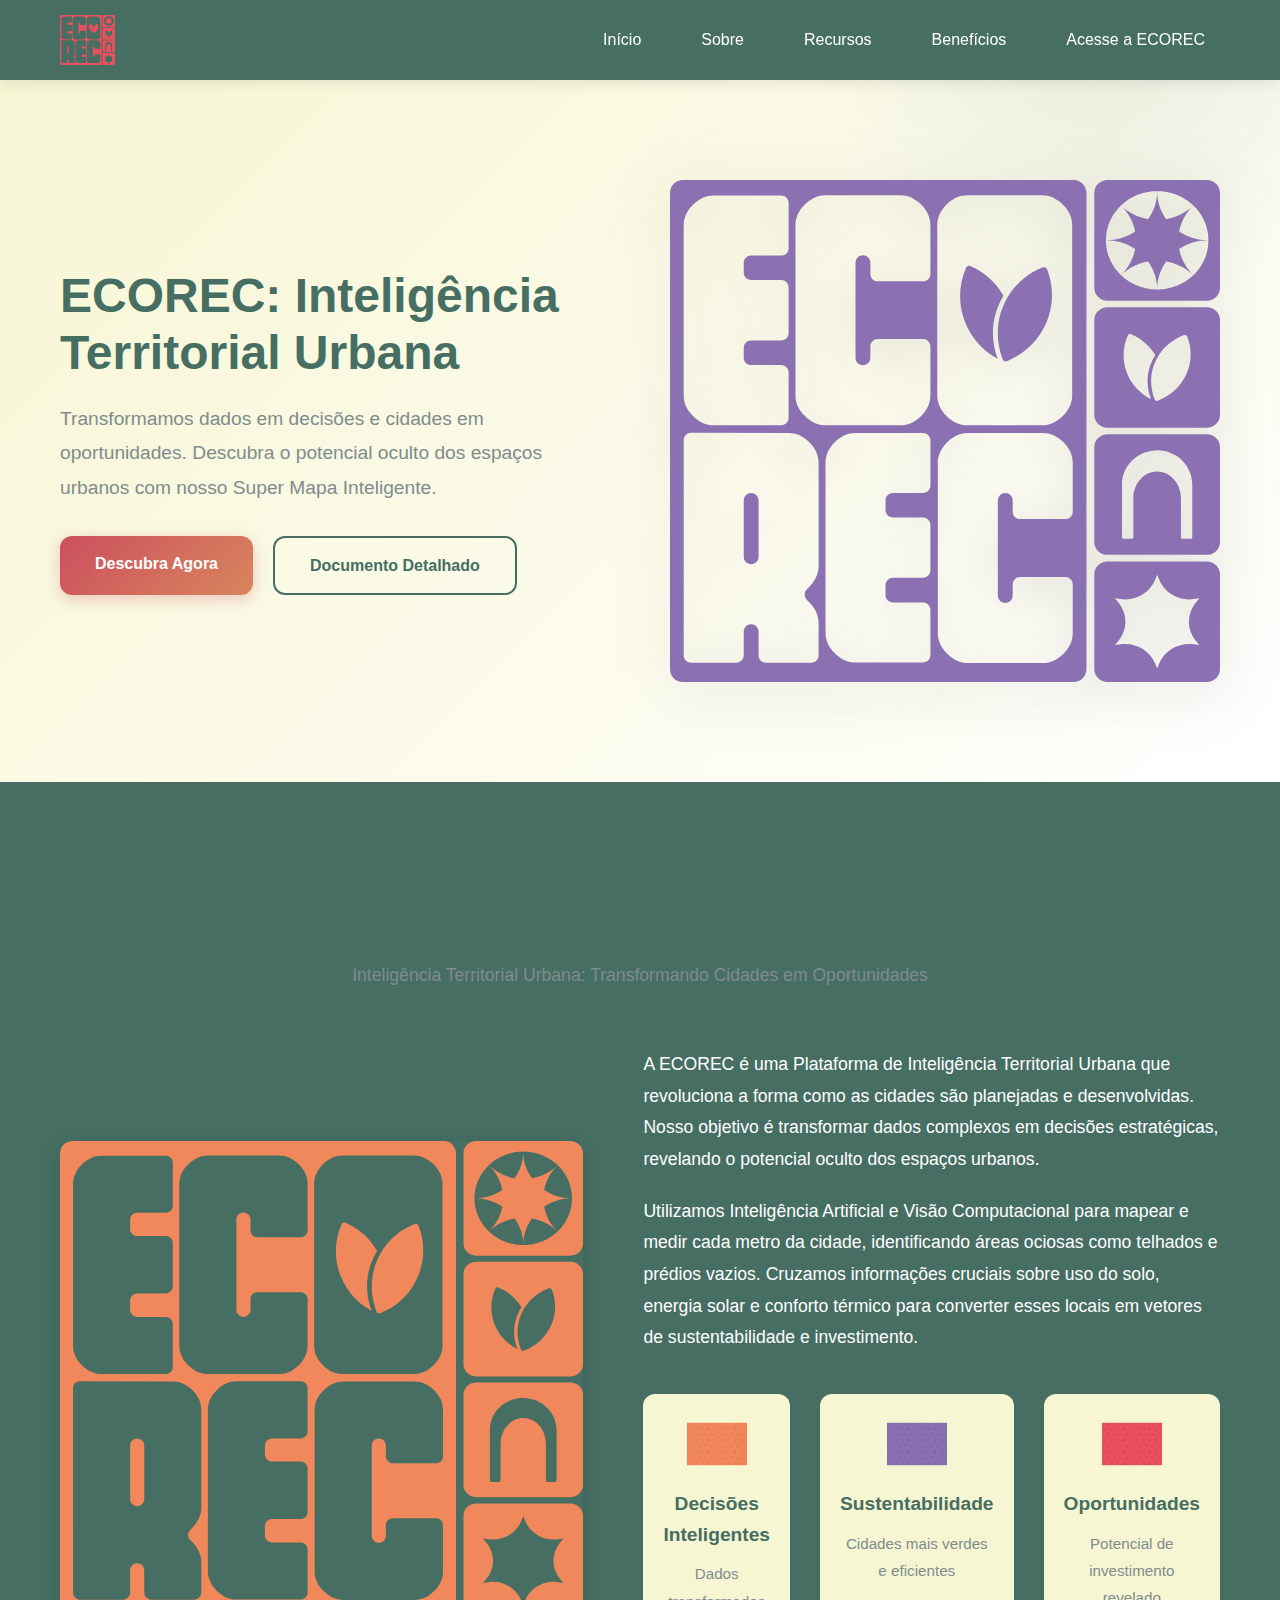
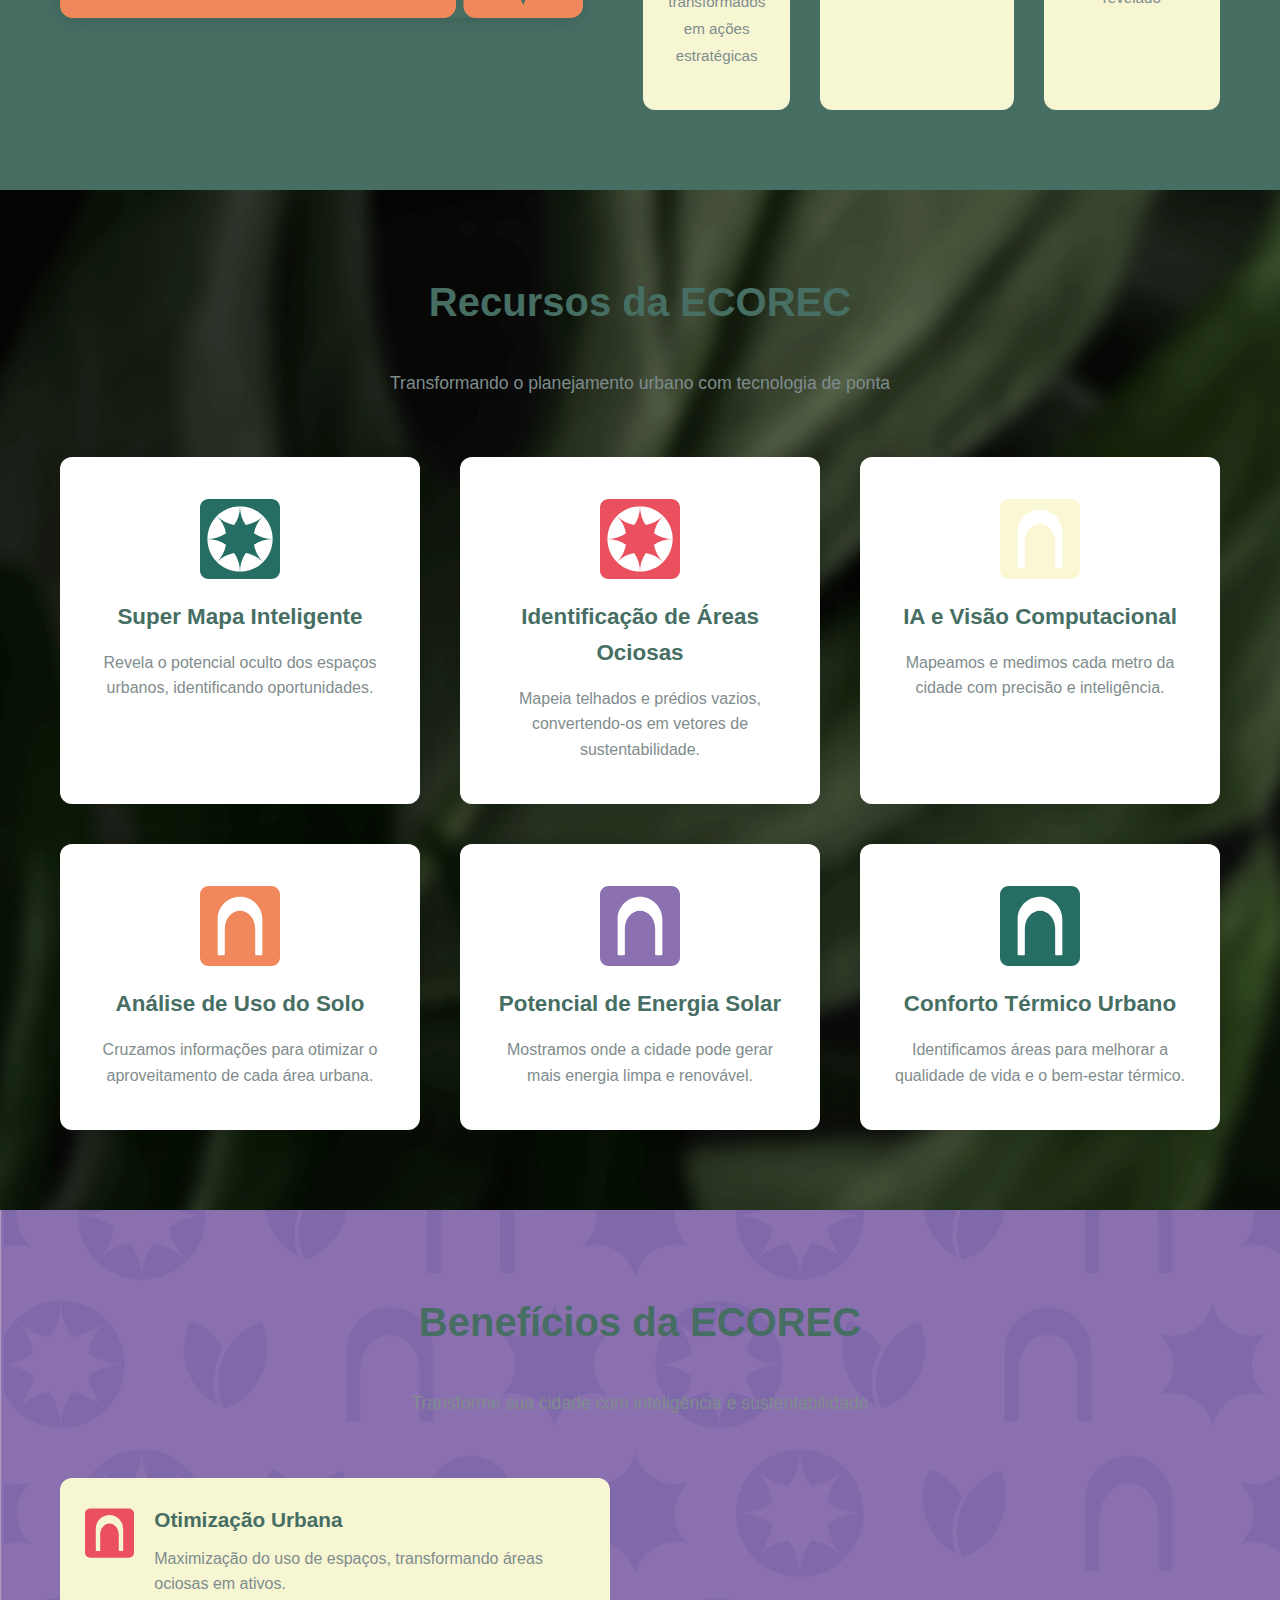
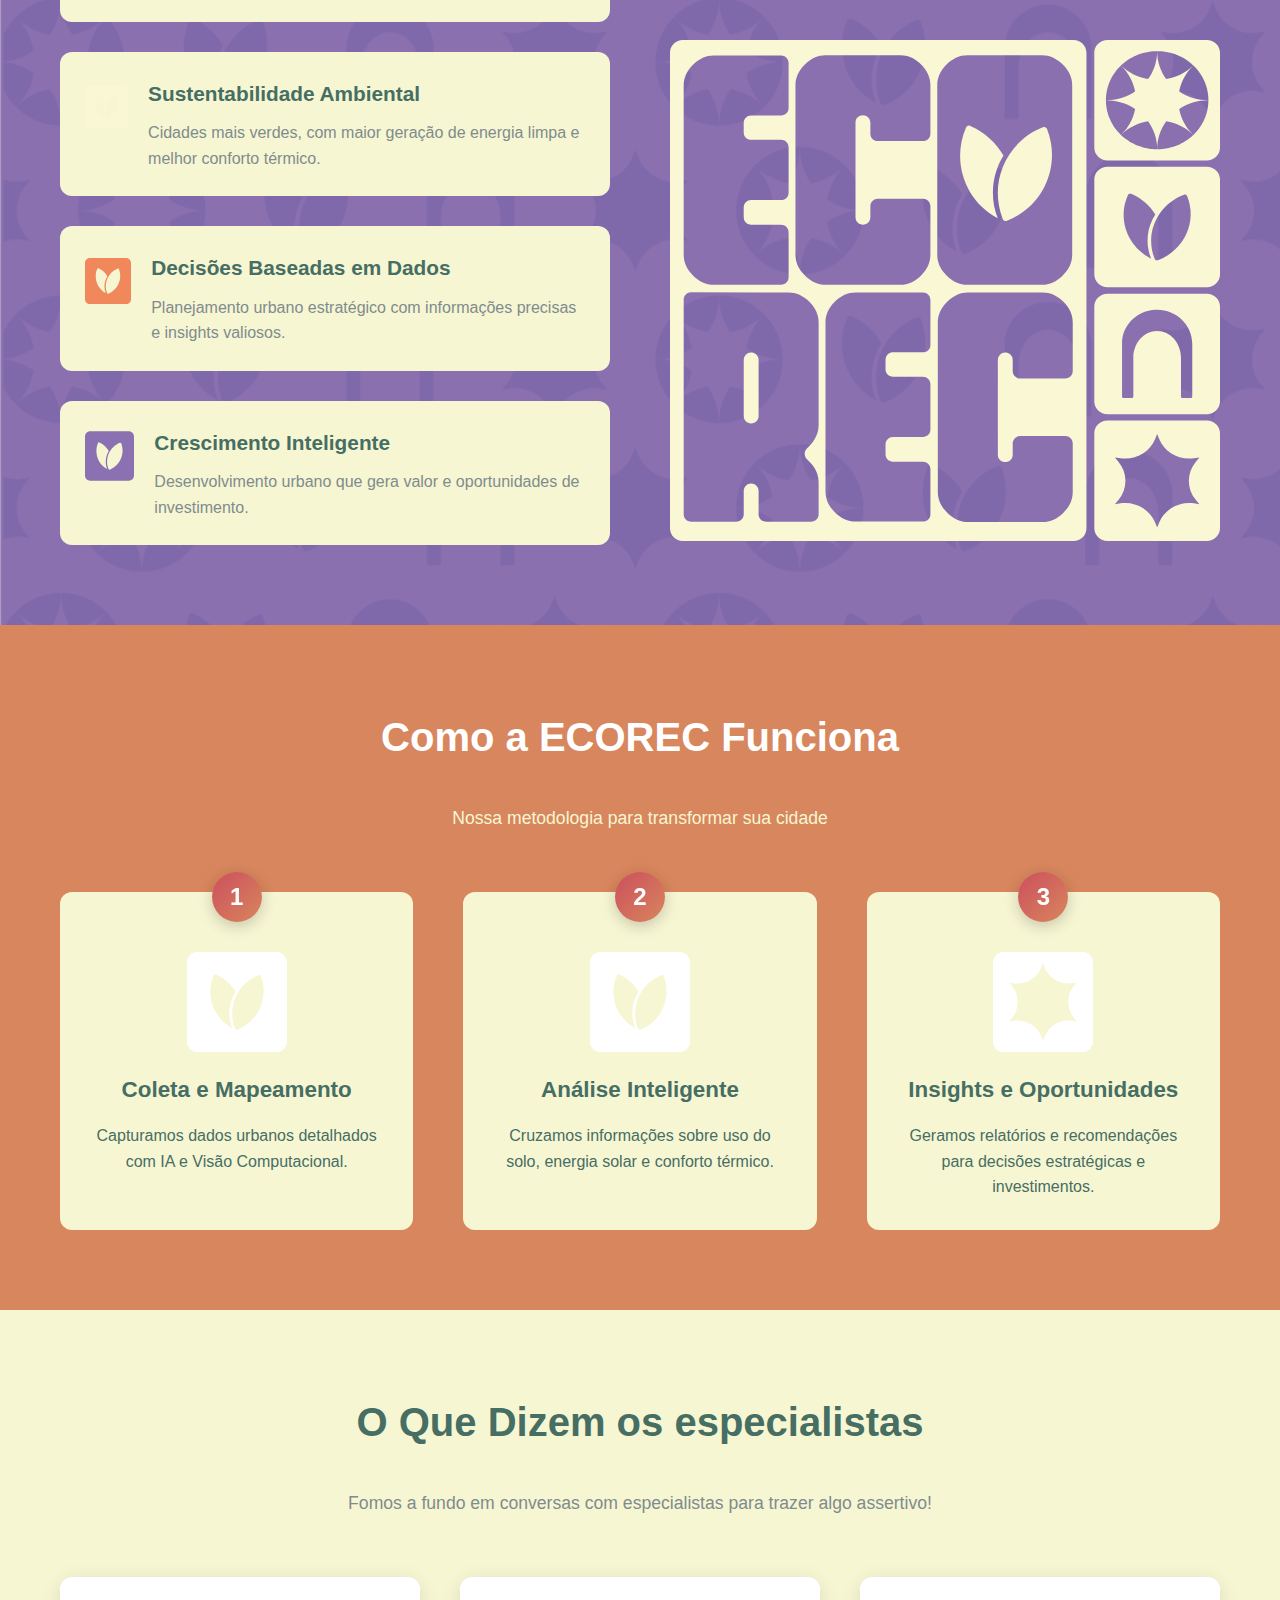
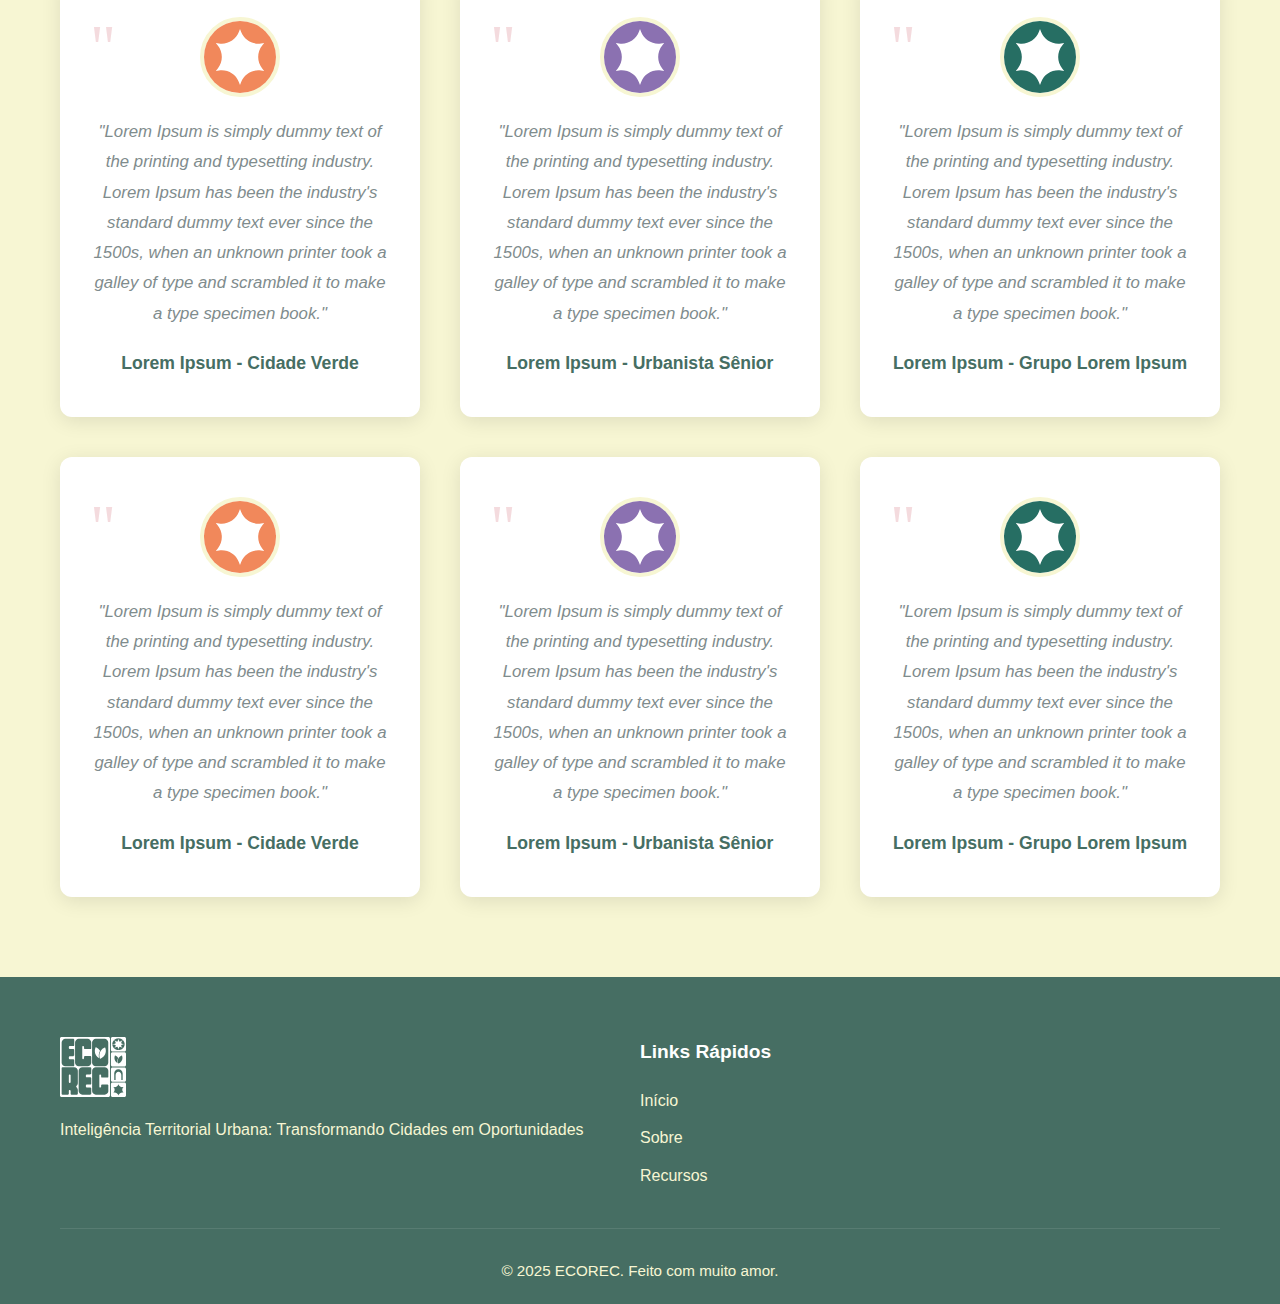
<file: index.html>
<!DOCTYPE html>
<html lang="pt-BR">
<head>
    <meta charset="UTF-8">
    <meta name="viewport" content="width=device-width, initial-scale=1.0">
    <meta name="description" content="ECO.REC - Plataforma de Inteligência Territorial Urbana que transforma dados em decisões e cidades em oportunidades.">
    <title>ECO.REC - Inteligência Territorial Urbana</title>
    <link rel="stylesheet" href="style.css">
</head>
<body>
    <header id="header">
        <nav class="navbar">
            <div class="container">
                <div class="nav-wrapper">
                    <div class="logo">
                        <img src="images/Ativo 64.svg" alt="SilvIA Logo">
                    </div>
                    <button class="mobile-menu-toggle" aria-label="Menu">
                        <span></span>
                        <span></span>
                        <span></span>
                    </button>
                    <ul class="nav-menu">
                        <li><a href="#hero" class="nav-link">Início</a></li>
                        <li><a href="#about" class="nav-link">Sobre</a></li>
                        <li><a href="#features" class="nav-link">Recursos</a></li>
                        <li><a href="#benefits" class="nav-link">Benefícios</a></li>
                        <li><a href="" class="nav-link">Acesse a ECOREC</a></li>
                    </ul>
                </div>
            </div>
        </nav>
    </header>

    <section id="hero" class="hero">
        <div class="container">
            <div class="hero-content">
                <div class="hero-text">
                    <h1 class="hero-title">ECOREC: Inteligência Territorial Urbana</h1>
                    <p class="hero-description">Transformamos dados em decisões e cidades em oportunidades. Descubra o potencial oculto dos espaços urbanos com nosso Super Mapa Inteligente.</p>
                    <div class="hero-buttons">
                        <a href="LINK TIAGO" class="btn btn-primary">Descubra Agora</a>
                        <a href="LINK DO GOOGLE DOC" class="btn btn-secondary">Documento Detalhado</a>
                    </div>
                </div>
                <div class="hero-image">
                    <img src="images/Ativo 65.svg" alt="ECOREC Super Mapa Inteligente">
                </div>
            </div>
        </div>
    </section>

    <section id="about" class="about">
        <div class="container">
            <div class="section-header">
                <h2 class="section-title">Sobre a ECOREC</h2>
                <p class="section-subtitle">Inteligência Territorial Urbana: Transformando Cidades em Oportunidades</p>
            </div>
            <div class="about-content">
                <div class="about-image">
                    <img src="images/Ativo 66.svg" alt="Sobre ECO.REC">
                </div>
                <div class="about-text">
                    <p>A ECOREC é uma Plataforma de Inteligência Territorial Urbana que revoluciona a forma como as cidades são planejadas e desenvolvidas. Nosso objetivo é transformar dados complexos em decisões estratégicas, revelando o potencial oculto dos espaços urbanos.</p>
                    <p>Utilizamos Inteligência Artificial e Visão Computacional para mapear e medir cada metro da cidade, identificando áreas ociosas como telhados e prédios vazios. Cruzamos informações cruciais sobre uso do solo, energia solar e conforto térmico para converter esses locais em vetores de sustentabilidade e investimento.</p>
                    <div class="about-values">
                        <div class="value-item">
                            <img src="images/Ativo 10.svg" alt="Decisões Inteligentes">
                            <h3>Decisões Inteligentes</h3>
                            <p>Dados transformados em ações estratégicas</p>
                        </div>
                        <div class="value-item">
                            <img src="images/Ativo 11.svg" alt="Sustentabilidade">
                            <h3>Sustentabilidade</h3>
                            <p>Cidades mais verdes e eficientes</p>
                        </div>
                        <div class="value-item">
                            <img src="images/Ativo 12.svg" alt="Oportunidades">
                            <h3>Oportunidades</h3>
                            <p>Potencial de investimento revelado</p>
                        </div>
                    </div>
                </div>
            </div>
        </div>
    </section>

    <section id="features" class="features">
        <div class="container">
            <div class="section-header">
                <h2 class="section-title">Recursos da ECOREC</h2>
                <p class="section-subtitle">Transformando o planejamento urbano com tecnologia de ponta</p>
            </div>
            <div class="features-grid">
                <div class="feature-card">
                    <div class="feature-icon">
                        <img src="images/Ativo 37.svg" alt="Super Mapa Inteligente">
                    </div>
                    <h3>Super Mapa Inteligente</h3>
                    <p>Revela o potencial oculto dos espaços urbanos, identificando oportunidades.</p>
                </div>
                <div class="feature-card">
                    <div class="feature-icon">
                        <img src="images/Ativo 38.svg" alt="Identificação de Áreas Ociosas">
                    </div>
                    <h3>Identificação de Áreas Ociosas</h3>
                    <p>Mapeia telhados e prédios vazios, convertendo-os em vetores de sustentabilidade.</p>
                </div>
                <div class="feature-card">
                    <div class="feature-icon">
                        <img src="images/Ativo 39.svg" alt="IA e Visão Computacional">
                    </div>
                    <h3>IA e Visão Computacional</h3>
                    <p>Mapeamos e medimos cada metro da cidade com precisão e inteligência.</p>
                </div>
                <div class="feature-card">
                    <div class="feature-icon">
                        <img src="images/Ativo 40.svg" alt="Análise de Uso do Solo">
                    </div>
                    <h3>Análise de Uso do Solo</h3>
                    <p>Cruzamos informações para otimizar o aproveitamento de cada área urbana.</p>
                </div>
                <div class="feature-card">
                    <div class="feature-icon">
                        <img src="images/Ativo 41.svg" alt="Potencial de Energia Solar">
                    </div>
                    <h3>Potencial de Energia Solar</h3>
                    <p>Mostramos onde a cidade pode gerar mais energia limpa e renovável.</p>
                </div>
                <div class="feature-card">
                    <div class="feature-icon">
                        <img src="images/Ativo 42.svg" alt="Conforto Térmico Urbano">
                    </div>
                    <h3>Conforto Térmico Urbano</h3>
                    <p>Identificamos áreas para melhorar a qualidade de vida e o bem-estar térmico.</p>
                </div>
            </div>
        </div>
    </section>

    <section id="benefits" class="benefits">
        <div class="container">
            <div class="section-header">
                <h2 class="section-title">Benefícios da ECOREC</h2>
                <p class="section-subtitle">Transforme sua cidade com inteligência e sustentabilidade</p>
            </div>
            <div class="benefits-content">
                <div class="benefits-list">
                    <div class="benefit-item">
                        <div class="benefit-icon">
                            <img src="images/Ativo 43.svg" alt="Otimização Urbana">
                        </div>
                        <div class="benefit-text">
                            <h3>Otimização Urbana</h3>
                            <p>Maximização do uso de espaços, transformando áreas ociosas em ativos.</p>
                        </div>
                    </div>
                    <div class="benefit-item">
                        <div class="benefit-icon">
                            <img src="images/Ativo 44.svg" alt="Sustentabilidade Ambiental">
                        </div>
                        <div class="benefit-text">
                            <h3>Sustentabilidade Ambiental</h3>
                            <p>Cidades mais verdes, com maior geração de energia limpa e melhor conforto térmico.</p>
                        </div>
                    </div>
                    <div class="benefit-item">
                        <div class="benefit-icon">
                            <img src="images/Ativo 45.svg" alt="Decisões Baseadas em Dados">
                        </div>
                        <div class="benefit-text">
                            <h3>Decisões Baseadas em Dados</h3>
                            <p>Planejamento urbano estratégico com informações precisas e insights valiosos.</p>
                        </div>
                    </div>
                    <div class="benefit-item">
                        <div class="benefit-icon">
                            <img src="images/Ativo 46.svg" alt="Crescimento Inteligente">
                        </div>
                        <div class="benefit-text">
                            <h3>Crescimento Inteligente</h3>
                            <p>Desenvolvimento urbano que gera valor e oportunidades de investimento.</p>
                        </div>
                    </div>
                </div>
                <div class="benefits-image">
                    <img src="images/Ativo 67.svg" alt="Benefícios ECO.REC">
                </div>
            </div>
        </div>
    </section>

    <section id="how-it-works" class="how-it-works">
        <div class="container">
            <div class="section-header">
                <h2 class="section-title">Como a ECOREC Funciona</h2>
                <p class="section-subtitle">Nossa metodologia para transformar sua cidade</p>
            </div>
            <div class="steps">
                <div class="step">
                    <div class="step-number">1</div>
                    <div class="step-icon">
                        <img src="images/Ativo 47.svg" alt="">
                    </div>
                    <h3>Coleta e Mapeamento</h3>
                    <p>Capturamos dados urbanos detalhados com IA e Visão Computacional.</p>
                </div>
                <div class="step">
                    <div class="step-number">2</div>
                    <div class="step-icon">
                        <img src="images/Ativo 48.svg" alt="">
                    </div>
                    <h3>Análise Inteligente</h3>
                    <p>Cruzamos informações sobre uso do solo, energia solar e conforto térmico.</p>
                </div>
                <div class="step">
                    <div class="step-number">3</div>
                    <div class="step-icon">
                        <img src="images/Ativo 49.svg" alt="">
                    </div>
                    <h3>Insights e Oportunidades</h3>
                    <p>Geramos relatórios e recomendações para decisões estratégicas e investimentos.</p>
                </div>
            </div>
        </div>
    </section>

    <section id="testimonials" class="testimonials">
        <div class="container">
            <div class="section-header">
                <h2 class="section-title">O Que Dizem os especialistas</h2>
                <p class="section-subtitle">Fomos a fundo em conversas com especialistas para trazer algo assertivo!</p>
            </div>
            <div class="testimonials-grid">
                <div class="testimonial-card">
                    <div class="testimonial-icon">
                        <img src="images/Ativo 50.svg" alt="">
                    </div>
                    <p class="testimonial-text">"Lorem Ipsum is simply dummy text of the printing and typesetting industry. Lorem Ipsum has been the industry's standard dummy text ever since the 1500s, when an unknown printer took a galley of type and scrambled it to make a type specimen book."</p>
                    <p class="testimonial-author">Lorem Ipsum - Cidade Verde</p>
                </div>
                <div class="testimonial-card">
                    <div class="testimonial-icon">
                        <img src="images/Ativo 51.svg" alt="">
                    </div>
                    <p class="testimonial-text">"Lorem Ipsum is simply dummy text of the printing and typesetting industry. Lorem Ipsum has been the industry's standard dummy text ever since the 1500s, when an unknown printer took a galley of type and scrambled it to make a type specimen book."</p>
                    <p class="testimonial-author">Lorem Ipsum - Urbanista Sênior</p>
                </div>
                <div class="testimonial-card">
                    <div class="testimonial-icon">
                        <img src="images/Ativo 52.svg" alt="">
                    </div>
                    <p class="testimonial-text">"Lorem Ipsum is simply dummy text of the printing and typesetting industry. Lorem Ipsum has been the industry's standard dummy text ever since the 1500s, when an unknown printer took a galley of type and scrambled it to make a type specimen book."</p>
                    <p class="testimonial-author">Lorem Ipsum - Grupo Lorem Ipsum</p>
                </div>
                <div class="testimonial-card">
                    <div class="testimonial-icon">
                        <img src="images/Ativo 50.svg" alt="">
                    </div>
                    <p class="testimonial-text">"Lorem Ipsum is simply dummy text of the printing and typesetting industry. Lorem Ipsum has been the industry's standard dummy text ever since the 1500s, when an unknown printer took a galley of type and scrambled it to make a type specimen book."</p>
                    <p class="testimonial-author">Lorem Ipsum - Cidade Verde</p>
                </div>
                <div class="testimonial-card">
                    <div class="testimonial-icon">
                        <img src="images/Ativo 51.svg" alt="">
                    </div>
                    <p class="testimonial-text">"Lorem Ipsum is simply dummy text of the printing and typesetting industry. Lorem Ipsum has been the industry's standard dummy text ever since the 1500s, when an unknown printer took a galley of type and scrambled it to make a type specimen book."</p>
                    <p class="testimonial-author">Lorem Ipsum - Urbanista Sênior</p>
                </div>
                <div class="testimonial-card">
                    <div class="testimonial-icon">
                        <img src="images/Ativo 52.svg" alt="">
                    </div>
                    <p class="testimonial-text">"Lorem Ipsum is simply dummy text of the printing and typesetting industry. Lorem Ipsum has been the industry's standard dummy text ever since the 1500s, when an unknown printer took a galley of type and scrambled it to make a type specimen book."</p>
                    <p class="testimonial-author">Lorem Ipsum - Grupo Lorem Ipsum</p>
                </div>
            </div>
        </div>
    </section>





    
    <footer id="footer" class="footer">
        <div class="container">
            <div class="footer-content">
                <div class="footer-logo">
                    <img src="images/Ativo 64.svg" alt="ECO.REC Logo">
                    <p>Inteligência Territorial Urbana: Transformando Cidades em Oportunidades</p>
                </div>
                <div class="footer-links">
                    <h4>Links Rápidos</h4>
                    <ul>
                        <li><a href="#hero">Início</a></li>
                        <li><a href="#about">Sobre</a></li>
                        <li><a href="#features">Recursos</a></li>
                    </ul>
                </div>
            </div>
            <div class="footer-bottom">
                <p>&copy; 2025 ECOREC. Feito com muito amor.</p>
            </div>
        </div>
    </footer>

    <script src="main.js"></script>
</body>
</html>
</file>
<file: style.css>
:root {
    --color-primary: #466e63;
    --color-secondary: #cc4f5d;
    --color-light: #f7f6d3;
    --color-accent: #d8865d;
    --color-white: #ffffff;
    --color-dark: #2c3e50;
    --color-gray: #7f8c8d;
    --color-gray-light: #ecf0f1;
    
    --font-primary: 'Segoe UI', Tahoma, Geneva, Verdana, sans-serif;
    --font-secondary: 'Arial', sans-serif;
    
    --transition-speed: 0.3s;
    --border-radius: 12px;
    --box-shadow: 0 4px 20px rgba(0, 0, 0, 0.1);
    --box-shadow-hover: 0 8px 30px rgba(0, 0, 0, 0.15);
}

* {
    margin: 0;
    padding: 0;
    box-sizing: border-box;
}

html {
    scroll-behavior: smooth;
    font-size: 16px;
}

body {
    font-family: var(--font-primary);
    line-height: 1.6;
    color: var(--color-dark);
    background-color: var(--color-white);
    overflow-x: hidden;
}

img {
    max-width: 100%;
    height: auto;
    display: block;
}

a {
    text-decoration: none;
    color: inherit;
    transition: all var(--transition-speed) ease;
}

ul {
    list-style: none;
}

.container {
    max-width: 1200px;
    margin: 0 auto;
    padding: 0 20px;
}

section {
    padding: 80px 0;
}

.section-header {
    text-align: center;
    margin-bottom: 60px;
}

.section-title {
    font-size: 2.5rem;
    font-weight: 700;
    color: var(--color-primary);
    margin-bottom: 15px;
    position: relative;
    display: inline-block;
}



.section-subtitle {
    font-size: 1.1rem;
    color: var(--color-gray);
    max-width: 600px;
    margin: 20px auto 0;
}

#header {
    position: fixed;
    top: 0;
    left: 0;
    width: 100%;
    background-color: var(--color-primary);
    box-shadow: 0 2px 15px rgba(0, 0, 0, 0.1);
    z-index: 1000;
    transition: all var(--transition-speed) ease;
}

#header.scrolled {
    box-shadow: 0 4px 20px rgba(0, 0, 0, 0.15);
}

.navbar {
    padding: 15px 0;
}

.nav-wrapper {
    display: flex;
    justify-content: space-between;
    align-items: center;
}

.logo img {
    height: 50px;
    width: auto;
    transition: transform var(--transition-speed) ease;
}

.logo img:hover {
    transform: scale(1.05);
}

.nav-menu {
    display: flex;
    gap: 30px;
    align-items: center;
}

.nav-link {
    font-size: 1rem;
    font-weight: 500;
    color: var(--color-white);
    padding: 8px 15px;
    border-radius: 8px;
    transition: all var(--transition-speed) ease;
    position: relative;
}

.nav-link::before {
    content: '';
    position: absolute;
    bottom: 0;
    left: 50%;
    transform: translateX(-50%);
    width: 0;
    height: 2px;
    background-color: var(--color-white);
    transition: width var(--transition-speed) ease;
}

.nav-link:hover {
    color: var(--color-light);
}

.nav-link:hover::before {
    width: 80%;
}

.nav-link.active {
    color: var(--color-primary);
    background-color: var(--color-light);
}

.mobile-menu-toggle {
    display: none;
    flex-direction: column;
    gap: 5px;
    background: none;
    border: none;
    cursor: pointer;
    padding: 5px;
}

.mobile-menu-toggle span {
    width: 25px;
    height: 3px;
    background-color: var(--color-primary);
    border-radius: 2px;
    transition: all var(--transition-speed) ease;
}

.mobile-menu-toggle.active span:nth-child(1) {
    transform: rotate(45deg) translate(7px, 7px);
}

.mobile-menu-toggle.active span:nth-child(2) {
    opacity: 0;
}

.mobile-menu-toggle.active span:nth-child(3) {
    transform: rotate(-45deg) translate(7px, -7px);
}

.hero {
    margin-top: 80px;
    background: linear-gradient(135deg, var(--color-light) 0%, var(--color-white) 100%);
    padding: 100px 0;
    position: relative;
    overflow: hidden;
}

.hero::before {
    content: '';
    position: absolute;
    top: -50%;
    right: -10%;
    width: 600px;
    height: 600px;
    background: radial-gradient(circle, rgba(70, 110, 99, 0.1) 0%, transparent 70%);
    border-radius: 50%;
}

.hero-content {
    display: grid;
    grid-template-columns: 1fr 1fr;
    gap: 60px;
    align-items: center;
    position: relative;
    z-index: 1;
}

.hero-text {
    animation: fadeInLeft 1s ease;
}

.hero-title {
    font-size: 3rem;
    font-weight: 700;
    color: var(--color-primary);
    margin-bottom: 20px;
    line-height: 1.2;
}

.hero-description {
    font-size: 1.2rem;
    color: var(--color-gray);
    margin-bottom: 30px;
    line-height: 1.8;
}

.hero-buttons {
    display: flex;
    gap: 20px;
    flex-wrap: wrap;
}

.btn {
    display: inline-block;
    padding: 15px 35px;
    border-radius: var(--border-radius);
    font-size: 1rem;
    font-weight: 600;
    text-align: center;
    cursor: pointer;
    transition: all var(--transition-speed) ease;
    border: none;
    outline: none;
}

.btn-primary {
    background: linear-gradient(135deg, var(--color-secondary), var(--color-accent));
    color: var(--color-white);
    box-shadow: 0 4px 15px rgba(204, 79, 93, 0.3);
}

.btn-primary:hover {
    transform: translateY(-3px);
    box-shadow: 0 6px 25px rgba(204, 79, 93, 0.4);
}

.btn-secondary {
    background-color: transparent;
    color: var(--color-primary);
    border: 2px solid var(--color-primary);
}

.btn-secondary:hover {
    background-color: var(--color-primary);
    color: var(--color-white);
    transform: translateY(-3px);
}

.hero-image {
    animation: fadeInRight 1s ease;
}

.hero-image img {
    width: 100%;
    filter: drop-shadow(0 10px 30px rgba(0, 0, 0, 0.1));
    animation: float 3s ease-in-out infinite;
}

.about {
    background-color: var(--color-primary);
    color: var(--color-white);
}

.about-content {
    display: grid;
    grid-template-columns: 1fr 1fr;
    gap: 60px;
    align-items: center;
}

.about-image img {
    border-radius: var(--border-radius);
    box-shadow: var(--box-shadow);
    transition: transform var(--transition-speed) ease;
}

.about-image img:hover {
    transform: scale(1.05);
}

.about-text p {
    font-size: 1.1rem;
    color: var(--color-white);
    margin-bottom: 20px;
    line-height: 1.8;
}

.about-values {
    display: grid;
    grid-template-columns: repeat(3, 1fr);
    gap: 30px;
    margin-top: 40px;
}

.value-item {
    text-align: center;
    padding: 20px;
    border-radius: var(--border-radius);
    background-color: var(--color-light);
    transition: all var(--transition-speed) ease;
}

.value-item:hover {
    transform: translateY(-5px);
    box-shadow: var(--box-shadow);
}

.value-item img {
    width: 60px;
    height: 60px;
    margin: 0 auto 15px;
}

.value-item h3 {
    font-size: 1.2rem;
    color: var(--color-primary);
    margin-bottom: 10px;
}

.value-item p {
    font-size: 0.95rem;
    color: var(--color-gray);
}

.features {
    background: url(images/ECOREC_04.png);
    color: var(--color-white);
}

.features-grid {
    display: grid;
    grid-template-columns: repeat(auto-fit, minmax(300px, 1fr));
    gap: 40px;
}

.feature-card {
    background-color: var(--color-white);
    padding: 40px 30px;
    border-radius: var(--border-radius);
    box-shadow: var(--box-shadow);
    text-align: center;
    transition: all var(--transition-speed) ease;
    border: 2px solid transparent;
}

.feature-card:hover {
    transform: translateY(-10px);
    box-shadow: var(--box-shadow-hover);
    border-color: var(--color-secondary);
}

.feature-icon {
    margin-bottom: 20px;
}

.feature-icon img {
    width: 80px;
    height: 80px;
    margin: 0 auto;
    transition: transform var(--transition-speed) ease;
}

.feature-card:hover .feature-icon img {
    transform: scale(1.1) rotate(5deg);
}

.feature-card h3 {
    font-size: 1.4rem;
    color: var(--color-primary);
    margin-bottom: 15px;
}

.feature-card p {
    font-size: 1rem;
    color: var(--color-gray);
    line-height: 1.6;
}

.benefits {
    background: url(images/ECOREC_07.png);
}

.benefits-content {
    display: grid;
    grid-template-columns: 1fr 1fr;
    gap: 60px;
    align-items: center;
}

.benefits-list {
    display: flex;
    flex-direction: column;
    gap: 30px;
}

.benefit-item {
    display: flex;
    gap: 20px;
    align-items: flex-start;
    padding: 25px;
    border-radius: var(--border-radius);
    background-color: var(--color-light);
    transition: all var(--transition-speed) ease;
}

.benefit-item:hover {
    transform: translateX(10px);
    box-shadow: var(--box-shadow);
}

.benefit-icon img {
    width: 60px;
    height: 60px;
    flex-shrink: 0;
}

.benefit-text h3 {
    font-size: 1.3rem;
    color: var(--color-primary);
    margin-bottom: 10px;
}

.benefit-text p {
    font-size: 1rem;
    color: var(--color-gray);
    line-height: 1.6;
}

.benefits-image img {
    position: relative;
    top: 79px;
}

.how-it-works {
    background-color: var(--color-accent);
    color: var(--color-white);
}

.how-it-works .section-title {
    color: var(--color-white);
}

.how-it-works .section-title::after {
    background: linear-gradient(90deg, var(--color-accent), var(--color-light));
}

.how-it-works .section-subtitle {
    color: var(--color-light);
}

.steps {
    display: grid;
    grid-template-columns: repeat(auto-fit, minmax(280px, 1fr));
    gap: 50px;
    margin-top: 60px;
}

.step {
    text-align: center;
    position: relative;
    padding: 30px;
    background-color: var(--color-light);
    border-radius: var(--border-radius);
    backdrop-filter: blur(10px);
    transition: all var(--transition-speed) ease;
}



.step-number {
    position: absolute;
    top: -20px;
    left: 50%;
    transform: translateX(-50%);
    width: 50px;
    height: 50px;
    background: linear-gradient(135deg, var(--color-secondary), var(--color-accent));
    border-radius: 50%;
    display: flex;
    align-items: center;
    justify-content: center;
    font-size: 1.5rem;
    font-weight: 700;
    color: var(--color-white);
    box-shadow: 0 4px 15px rgba(0, 0, 0, 0.2);
}

.step-icon {
    margin: 30px 0 20px;
}

.step-icon img {
    width: 100px;
    height: 100px;
    margin: 0 auto;
    filter: brightness(0) invert(1);
}

.step h3 {
    font-size: 1.4rem;
    margin-bottom: 15px;
    color: var(--color-primary);
}

.step p {
    font-size: 1rem;
    color: var(--color-primary);
    line-height: 1.6;
}

.testimonials {
    background-color: var(--color-light);
}

.testimonials-grid {
    display: grid;
    grid-template-columns: repeat(auto-fit, minmax(300px, 1fr));
    gap: 40px;
}

.testimonial-card {
    background-color: var(--color-white);
    padding: 40px 30px;
    border-radius: var(--border-radius);
    box-shadow: var(--box-shadow);
    text-align: center;
    transition: all var(--transition-speed) ease;
    position: relative;
}

.testimonial-card::before {
    content: '"';
    position: absolute;
    top: 20px;
    left: 30px;
    font-size: 4rem;
    color: var(--color-secondary);
    opacity: 0.2;
    font-family: Georgia, serif;
}

.testimonial-card:hover {
    transform: translateY(-10px);
    box-shadow: var(--box-shadow-hover);
}

.testimonial-icon {
    margin-bottom: 20px;
}

.testimonial-icon img {
    width: 80px;
    height: 80px;
    margin: 0 auto;
    border-radius: 50%;
    border: 4px solid var(--color-light);
}

.testimonial-text {
    font-size: 1.05rem;
    color: var(--color-gray);
    line-height: 1.8;
    margin-bottom: 20px;
    font-style: italic;
}

.testimonial-author {
    font-size: 1.1rem;
    font-weight: 600;
    color: var(--color-primary);
}

.contact {
    background-color: var(--color-white);
}

.contact-content {
    display: grid;
    grid-template-columns: 1fr 1fr;
    gap: 60px;
}

.contact-info {
    display: flex;
    flex-direction: column;
    gap: 30px;
}

.contact-item {
    display: flex;
    gap: 20px;
    align-items: center;
    padding: 25px;
    border-radius: var(--border-radius);
    background-color: var(--color-light);
    transition: all var(--transition-speed) ease;
}

.contact-item:hover {
    transform: translateX(10px);
    box-shadow: var(--box-shadow);
}

.contact-item img {
    width: 50px;
    height: 50px;
    flex-shrink: 0;
}

.contact-item h3 {
    font-size: 1.2rem;
    color: var(--color-primary);
    margin-bottom: 5px;
}

.contact-item p {
    font-size: 1rem;
    color: var(--color-gray);
}

.contact-form {
    background-color: var(--color-light);
    padding: 40px;
    border-radius: var(--border-radius);
    box-shadow: var(--box-shadow);
}

.form-group {
    margin-bottom: 20px;
}

.form-group input,
.form-group textarea {
    width: 100%;
    padding: 15px;
    border: 2px solid transparent;
    border-radius: 8px;
    font-size: 1rem;
    font-family: var(--font-primary);
    background-color: var(--color-white);
    transition: all var(--transition-speed) ease;
}

.form-group input:focus,
.form-group textarea:focus {
    outline: none;
    border-color: var(--color-secondary);
    box-shadow: 0 0 0 3px rgba(204, 79, 93, 0.1);
}

.form-group textarea {
    resize: vertical;
    min-height: 120px;
}

.contact-form .btn-primary {
    width: 100%;
}

.footer {
    background-color: var(--color-primary);
    color: var(--color-light);
    padding: 60px 0 20px;
}

.footer-content {
    display: grid;
    grid-template-columns: 2fr 1fr 1fr;
    gap: 40px;
    margin-bottom: 40px;
}

.footer-logo img {
    height: 60px;
    margin-bottom: 20px;
    filter: brightness(0) invert(1);
}

.footer-logo p {
    font-size: 1rem;
    line-height: 1.6;
    color: var(--color-light);
}

.footer-links h4,
.footer-social h4 {
    font-size: 1.2rem;
    margin-bottom: 20px;
    color: var(--color-white);
}

.footer-links ul {
    display: flex;
    flex-direction: column;
    gap: 12px;
}

.footer-links a {
    color: var(--color-light);
    transition: all var(--transition-speed) ease;
}

.footer-links a:hover {
    color: var(--color-accent);
    padding-left: 5px;
}

.social-icons {
    display: flex;
    gap: 15px;
}

.social-icons a {
    width: 40px;
    height: 40px;
    display: flex;
    align-items: center;
    justify-content: center;
    background-color: rgba(255, 255, 255, 0.1);
    border-radius: 50%;
    transition: all var(--transition-speed) ease;
}

.social-icons a:hover {
    background-color: var(--color-secondary);
    transform: translateY(-3px);
}

.social-icons img {
    width: 20px;
    height: 20px;
    filter: brightness(0) invert(1);
}

.footer-bottom {
    text-align: center;
    padding-top: 30px;
    border-top: 1px solid rgba(255, 255, 255, 0.1);
}

.footer-bottom p {
    font-size: 0.95rem;
    color: var(--color-light);
}

@keyframes fadeInLeft {
    from {
        opacity: 0;
        transform: translateX(-50px);
    }
    to {
        opacity: 1;
        transform: translateX(0);
    }
}

@keyframes fadeInRight {
    from {
        opacity: 0;
        transform: translateX(50px);
    }
    to {
        opacity: 1;
        transform: translateX(0);
    }
}

@keyframes float {
    0%, 100% {
        transform: translateY(0);
    }
    50% {
        transform: translateY(-20px);
    }
}

@media (max-width: 992px) {
    .section-title {
        font-size: 2rem;
    }
    
    .hero-content,
    .about-content,
    .benefits-content,
    .contact-content {
        grid-template-columns: 1fr;
        gap: 40px;
    }
    
    .hero-title {
        font-size: 2.5rem;
    }
    
    .about-values {
        grid-template-columns: 1fr;
    }
    
    .footer-content {
        grid-template-columns: 1fr;
        text-align: center;
    }
    
    .social-icons {
        justify-content: center;
    }
}

@media (max-width: 768px) {
    .mobile-menu-toggle {
        display: flex;
    }
    
    .nav-menu {
        position: fixed;
        top: 80px;
        left: -100%;
        width: 100%;
        height: calc(100vh - 80px);
        background-color: var(--color-white);
        flex-direction: column;
        padding: 40px 20px;
        gap: 20px;
        box-shadow: 0 4px 20px rgba(0, 0, 0, 0.1);
        transition: left var(--transition-speed) ease;
    }
    
    .nav-menu.active {
        left: 0;
    }
    
    .nav-link {
        width: 100%;
        text-align: center;
        padding: 15px;
        font-size: 1.1rem;
    }
    
    section {
        padding: 60px 0;
    }
    
    .hero {
        padding: 60px 0;
    }
    
    .hero-title {
        font-size: 2rem;
    }
    
    .hero-description {
        font-size: 1rem;
    }
    
    .hero-buttons {
        flex-direction: column;
    }
    
    .btn {
        width: 100%;
    }
    
    .features-grid,
    .testimonials-grid,
    .steps {
        grid-template-columns: 1fr;
        gap: 30px;
    }
    
    .contact-form {
        padding: 30px 20px;
    }
}

@media (max-width: 480px) {
    html {
        font-size: 14px;
    }
    
    .section-title {
        font-size: 1.8rem;
    }
    
    .hero-title {
        font-size: 1.8rem;
    }
    
    .logo img {
        height: 40px;
    }
    
    .about-values {
        gap: 20px;
    }
    
    .value-item img,
    .benefit-icon img,
    .contact-item img {
        width: 50px;
        height: 50px;
    }
    
    .feature-icon img {
        width: 60px;
        height: 60px;
    }
    
    .step-icon img {
        width: 80px;
        height: 80px;
    }
}

.scroll-to-top {
    position: fixed;
    bottom: 30px;
    right: 30px;
    width: 50px;
    height: 50px;
    background: linear-gradient(135deg, var(--color-secondary), var(--color-accent));
    color: var(--color-white);
    border: none;
    border-radius: 50%;
    font-size: 1.5rem;
    cursor: pointer;
    opacity: 0;
    visibility: hidden;
    transition: all var(--transition-speed) ease;
    box-shadow: 0 4px 15px rgba(0, 0, 0, 0.2);
    z-index: 999;
}

.scroll-to-top.visible {
    opacity: 1;
    visibility: visible;
}

.scroll-to-top:hover {
    transform: translateY(-5px);
    box-shadow: 0 6px 25px rgba(0, 0, 0, 0.3);
}

.text-center {
    text-align: center;
}

.mb-20 {
    margin-bottom: 20px;
}

.mt-20 {
    margin-top: 20px;
}

.hidden {
    display: none;
}

.fade-in {
    animation: fadeIn 0.5s ease;
}

@keyframes fadeIn {
    from {
        opacity: 0;
    }
    to {
        opacity: 1;
    }
}
</file>
